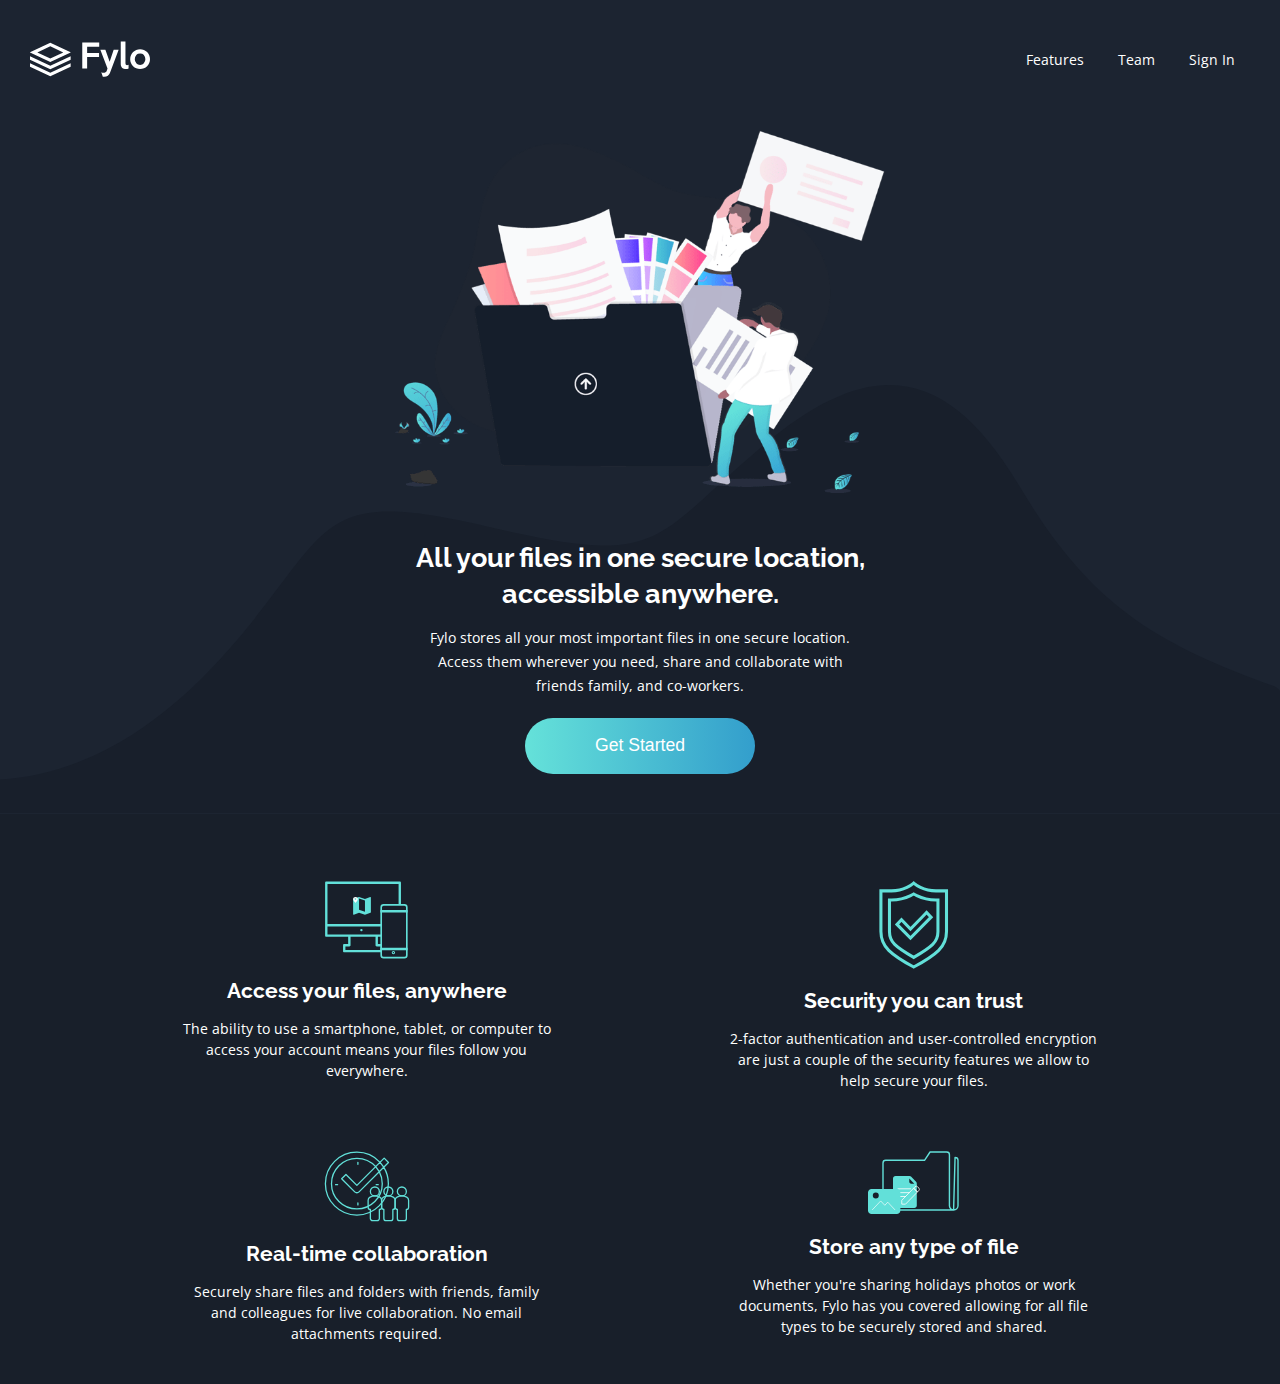
<file: index.html>
<!DOCTYPE html>
<html lang="en">
<head>
  <meta charset="UTF-8">
  <meta name="viewport" content="width=device-width, initial-scale=1.0"> 

  <link rel="icon" type="image/png" sizes="32x32" href="./images/favicon-32x32.png">
  <link rel="preconnect" href="https://fonts.gstatic.com">
  <link href="https://fonts.googleapis.com/css2?family=Open+Sans:wght@400;700&family=Raleway:wght@400;700&display=swap" rel="stylesheet">
  <link rel="stylesheet" type="text/css" href="style.css">
  <link rel="stylesheet" type="text/css" href="reset.css">
  <link href="https://fonts.googleapis.com/icon?family=Material+Icons" rel="stylesheet">
  <title>Fylo landing page with dark theme and features grid</title>

</head>
<body>
  <nav class="topo">
    <figure class="img-logo">
     <img src="images/logo.svg" class="logo">
    </figure>
    <ul class="nav-topo">
      <li><a href="#">Features</a></li>
      <li><a href="#">Team</a></li>
      <li><a href="#">Sign In</a></li>
    </ul>
  </nav>

  <main>
    <section class="intro">
      <figure class="img-intro">
       <img src="images/illustration-intro.png">
      </figure>
        <h1>All your files in one secure location, accessible anywhere.</h1>
        <p>Fylo stores all your most important files in one secure location. Access them wherever 
          you need, share and collaborate with friends family, and co-workers.</p>
        <button class="btn-intro"><a href="">Get Started</a></button>
    </section>
  </main>

    <section class="container_vantagens">
      <div class="itens-vantagens">
        <figure><img src="images/icon-access-anywhere.svg" alt=""></figure>
        <h2>Access your files, anywhere</h1>
        <p>The ability to use a smartphone, tablet, or computer to access your account means your 
          files follow you everywhere.</p>
      </div>
      <div class="itens-vantagens">
        <figure><img src="images/icon-security.svg" alt=""></figure>
        <h2>Security you can trust</h1>
        <p>2-factor authentication and user-controlled encryption are just a couple of the security 
          features we allow to help secure your files.</p>
      </div>
      <div class="itens-vantagens">
        <figure><img src="images/icon-collaboration.svg" alt=""></figure>
        <h2>Real-time collaboration</h1>
        <p>Securely share files and folders with friends, family and colleagues for live collaboration. 
          No email attachments required.</p>
      </div>
      <div class="itens-vantagens">
        <figure><img src="images/icon-any-file.svg" alt=""></figure>
        <h2>Store any type of file</h1>
        <p>Whether you're sharing holidays photos or work documents, Fylo has you covered allowing for all 
          file types to be securely stored and shared.</p>
      </div>
    </section>
<!--
    <section id="container_ter">
      <div class="itens_ter">
        <img src="images/illustration-stay-productive.png" alt="">
        <article>
          <h1>Stay productive,<br>wherever you are</h1><br>
          <p>Never let location be an issue when accessing your files. Fylo has you covered for all of your file 
            storage needs.</p><br>
          <p>Securely share files and folders with friends, family and colleagues for live collaboration. No email 
            attachments required.</p><br><br>
            <a href="">See how Fylo works</a>>
        </article>
      </div>

      <div class="comment">
        <div class="itens_comment">
          <p>"Fylo has improved our team productivity by an order of magnitude. Since making the switch our team has 
            become a well-oiled collaboration machine."</p><br>
          <div class="perfil">
            <img src="images/profile-1.jpg">
            <div class="name-perfil">
              <h3>Satish Patel</h3>
              <h5>Founder & CEO, Huddle</h5>
            </div>
          </div>
        </div>

        <div class="itens_comment">
          <p>"Fylo has improved our team productivity by an order of magnitude. Since making the switch our team has 
            become a well-oiled collaboration machine."</p><br>
          <div class="perfil">
            <img src="images/profile-2.jpg">
            <div class="name-perfil">
              <h3>Bruce McKenzie</h3>
              <h5>Founder & CEO, Huddle</h5>
            </div>
          </div>
        </div>
        <div class="itens_comment">
          <p>"Fylo has improved our team productivity by an order of magnitude. Since making the switch our team has 
            become a well-oiled collaboration machine."</p><br>
          <div class="perfil">
            <img src="images/profile-3.jpg">
            <div class="name-perfil">
              <h3>Iva Boyd</h3>
              <h5>Founder & CEO, Huddle</h5>
            </div>
          </div>
        </div>
      </div>
    </section>
  </main>

  <footer id="rodape">
    <img src="images/logo.svg">
    <div>
      <d class="colunas">
        
      </d>
      <d class="colunas">

      </d>
      <d class="colunas">

      </d>
      <d class="colunas">

      </d>
      <d class="colunas">
        
      </d>
    </div>
  </footer>
  -->
</body>
</html>
</file>
<file: style.css>
:root {
    --bg-intro-email: hsl(217, 28%, 15%);
    --bg-main: hsl(218, 28%, 13%);
    --bg-footer: hsl(216, 53%, 9%);
    --bg-testimonials: hsl(219, 30%, 18%);
    --cyan: hsl(176, 68%, 64%);
    --blue: hsl(198, 60%, 50%);
}

body {
    font-family: 'Open sans', sans-serif;
    font-size: 14px;
}

h1 {
    font-family: 'Raleway', serif;
    font-weight: 700;
    font-size: 1.7rem;
    color: #fff;
    line-height: 1.3;
}

h2 {
    font-family: 'Raleway', serif;
    font-weight: 700;
    font-size: 1.3rem;
    text-align: center;
    color: #fff;
    line-height: 1.3;
    min-width: max-content;
}

p {
    font-family: 'OPen Sans', sans-serif;
    color: #fff;
    line-height: 1.3;
}

img {
    width: 100%;
    margin: auto;
}



/* TOPO DA PAGINA */
.topo {
    background-color: var(--bg-intro-email);
    height: 100px;
    padding: 30px 30px 10px 30px;
    display: flex;
    justify-content: space-between;
    align-items: center;
    color: #fff;
}

.img-logo {
    width: 120px;
    overflow: auto;
}

.nav-topo {
    min-width: 100px;
    width: 300px;
    text-align: end;
}

.nav-topo li{
    display: inline;
    padding: 5%;
}

.nav-topo li a:hover {
    text-decoration: underline;
}


/*INTRO*/


main {
    background-color: var(--bg-intro-email);
}

.intro {
    background: url('images/bg-curvy-desktop.svg') no-repeat bottom;
    background-size: 100% 60%;
    text-align: center;
    padding: 30px;
}

.intro .img-intro {
    margin: 0 auto;
    overflow: auto;
    max-width: 550px;
    padding: 0 30px 30px 30px;
}

.intro h1 {
    max-width: 500px;
    margin: 15px auto;
}

.intro p {
    line-height: 1.7;
    max-width: 420px;
    margin: 10px auto;
}

.btn-intro {
    background: linear-gradient(to right, var(--cyan), var(--blue));
    color: #fff;
    margin: 10px;
    padding: 1em 4em;
    font-size: 1.1rem;
    border-radius: 2em;
    border: none;
    cursor: pointer;
  }

/* Vantagens 

#container_vantagens {
    background-color: var(--bg-main);
    padding: 7% 18%;
    display: grid;
    grid-gap: 50px;
    grid-template-columns: repeat(auto-fit, minmax(280px, 1fr)););
    justify-content: center;
}

.itens_sec {
    display: flex;
    flex-direction: column;
    align-items: center;
    justify-content: space-around;
    height: 200px;
}

.itens_sec p {
    font-family: 'OPen Sans', sans-serif;
    text-align: center;
    color: #fff;
    max-width: 280px;
}
*/

.container_vantagens {
    background-color: var(--bg-main);
    display: grid;
    grid-template-columns: repeat(auto-fit, minmax(370px, 1fr)););
    grid-gap: 5em;
    justify-content: center;
    padding: 50px 10%;
}

.itens-vantagens figure{
    margin: 1.2em auto;
    max-width: 100px;
}

.itens-vantagens p {
    width: 370px;
    line-height: 1.5;
    margin: 1em;
}

.itens-vantagens {
    display: flex;
    flex-direction: column;
    align-items: center;
    text-align: center;
    justify-content: flex-start;
    height: 200px;
}

/* Terceira parte */

#container_ter {
    background-color: var(--bg-main);
}

#container_ter .itens_ter {
    display: flex;
    justify-content: center;
    flex-wrap: wrap;
}

#container_ter .itens_ter img {
    max-width: 500px;
    height: 400px;
    padding: 30px;
}

.itens_ter article {
    height: 300px;
    max-width: 400px;
    align-self: flex-end;
}

article a {
    color: #65e2d9;
    border-bottom: #65e2d9 dotted 2px;
}

.comment {
    display: grid;
    grid-template-columns: repeat(auto-fill, minmax(300px, 320px)););
    grid-gap:50px;
    padding: 2% 10%;
    background-color: hsl(218, 28%, 13%);
}

.itens_comment {
    height: 180px;
    background-color: var(--bg-testimonials);
    padding: 30px 20px;
    border-radius: 10px;
}

.itens_comment img {
    display: inline-block;
    width: 50px;
    border-radius: 50%;
    border: #65e2d9 3px groove;
}

.itens_comment .perfil {
    display: flex;
}

.name-perfil {
    color: #fff;
    margin: 0 10px
}

footer {
    background-color: var(--bg-footer);
}
</file>
